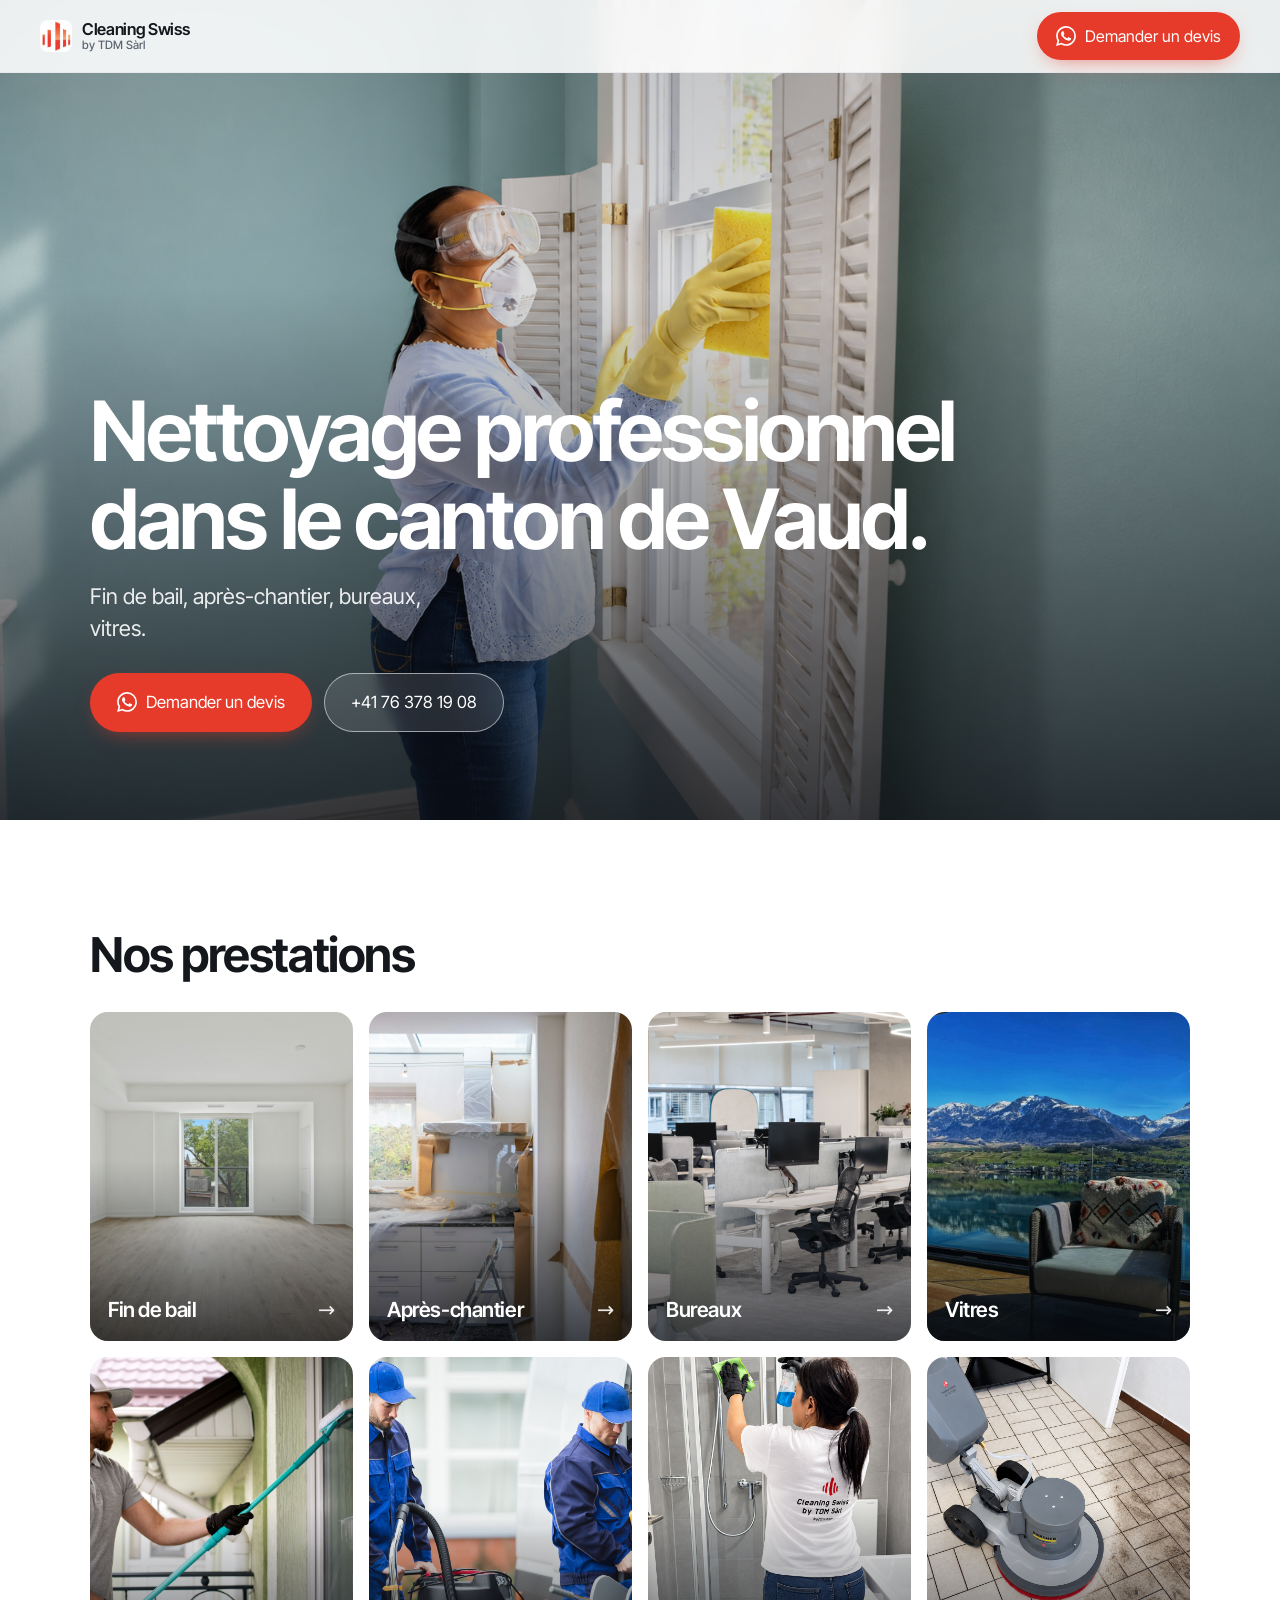
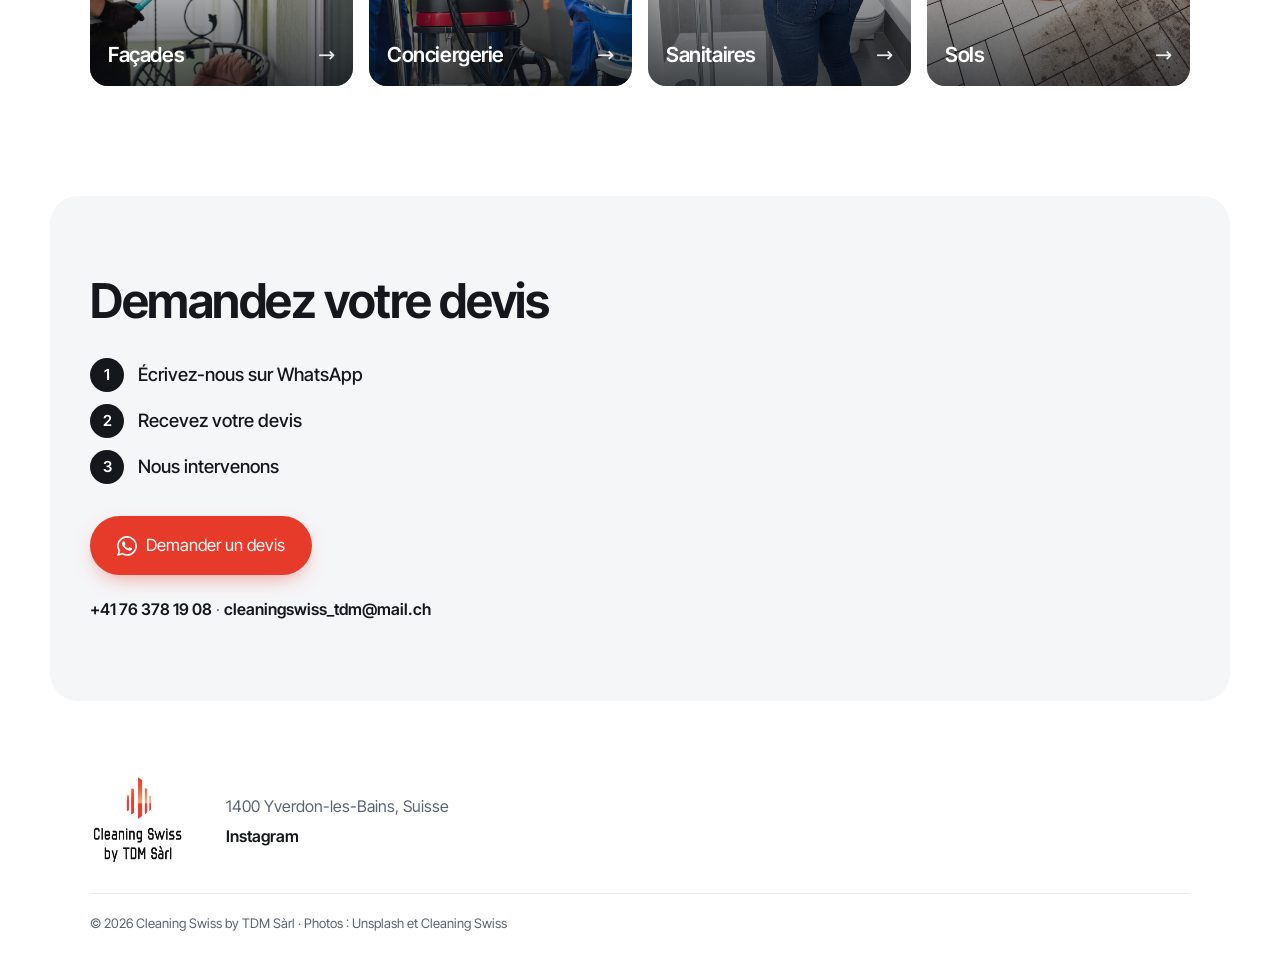
<file: index.html>
<!doctype html>
<html lang="fr-CH">
<head>
<meta charset="utf-8">
<meta name="viewport" content="width=device-width, initial-scale=1">
<title>Nettoyage fin de bail, chantier et bureaux à Yverdon-les-Bains | Cleaning Swiss by TDM</title>
<meta name="description" content="Cleaning Swiss by TDM Sàrl, à Yverdon-les-Bains : nettoyage de fin de bail, d'après-chantier, de bureaux et de vitres. Devis par WhatsApp.">
<link rel="canonical" href="https://www.cleaningswissbytdm.ch/">
<meta name="theme-color" content="#ffffff">
<meta property="og:type" content="website">
<meta property="og:locale" content="fr_CH">
<meta property="og:site_name" content="Cleaning Swiss by TDM Sàrl">
<meta property="og:title" content="Nettoyage fin de bail, chantier et bureaux à Yverdon-les-Bains">
<meta property="og:description" content="Demandez votre devis par WhatsApp : fin de bail, après-chantier, bureaux, vitres, façades, conciergerie.">
<meta property="og:url" content="https://www.cleaningswissbytdm.ch/">
<meta property="og:image" content="https://www.cleaningswissbytdm.ch/og.jpg">
<meta property="og:image:width" content="1200">
<meta property="og:image:height" content="630">
<meta name="twitter:card" content="summary_large_image">
<link rel="icon" href="favicon.png" type="image/png">
<link rel="apple-touch-icon" href="apple-touch-icon.png">
<link rel="preload" href="inter-tight-latin.woff2" as="font" type="font/woff2" crossorigin>
<link rel="preload" as="image" href="hero.jpg" fetchpriority="high">
<link rel="stylesheet" href="style.css">
<script type="application/ld+json">
{
  "@context": "https://schema.org",
  "@type": "CleaningService",
  "name": "Cleaning Swiss by TDM Sàrl",
  "url": "https://www.cleaningswissbytdm.ch/",
  "image": "https://www.cleaningswissbytdm.ch/og.jpg",
  "logo": "https://www.cleaningswissbytdm.ch/logo.png",
  "telephone": "+41763781908",
  "email": "cleaningswiss_tdm@mail.ch",
  "address": {
    "@type": "PostalAddress",
    "postalCode": "1400",
    "addressLocality": "Yverdon-les-Bains",
    "addressCountry": "CH"
  },
  "sameAs": [
    "https://www.instagram.com/cleaningswissbytdm.ch",
    "https://www.instagram.com/cleaningswissbytdm.ch"
  ]
}
</script>
</head>
<body>
<a class="skip" href="#services">Aller aux prestations</a>

<svg width="0" height="0" style="position:absolute" aria-hidden="true" focusable="false">
  <symbol id="wa" viewBox="0 0 24 24"><path d="M17.472 14.382c-.297-.149-1.758-.867-2.03-.967-.273-.099-.471-.148-.67.15-.197.297-.767.966-.94 1.164-.173.199-.347.223-.644.075-.297-.15-1.255-.463-2.39-1.475-.883-.788-1.48-1.761-1.653-2.059-.173-.297-.018-.458.13-.606.134-.133.298-.347.446-.52.149-.174.198-.298.298-.497.099-.198.05-.371-.025-.52-.075-.149-.669-1.612-.916-2.207-.242-.579-.487-.5-.669-.51-.173-.008-.371-.01-.57-.01-.198 0-.52.074-.792.372-.272.297-1.04 1.016-1.04 2.479 0 1.462 1.065 2.875 1.213 3.074.149.198 2.096 3.2 5.077 4.487.709.306 1.262.489 1.694.625.712.227 1.36.195 1.871.118.571-.085 1.758-.719 2.006-1.413.248-.694.248-1.289.173-1.413-.074-.124-.272-.198-.57-.347m-5.421 7.403h-.004a9.87 9.87 0 01-5.031-1.378l-.361-.214-3.741.982.998-3.648-.235-.374a9.86 9.86 0 01-1.51-5.26c.001-5.45 4.436-9.884 9.888-9.884 2.64 0 5.122 1.03 6.988 2.898a9.825 9.825 0 012.893 6.994c-.003 5.45-4.437 9.884-9.885 9.884m8.413-18.297A11.815 11.815 0 0012.05 0C5.495 0 .16 5.335.157 11.892c0 2.096.547 4.142 1.588 5.945L.057 24l6.305-1.654a11.882 11.882 0 005.683 1.448h.005c6.554 0 11.89-5.335 11.893-11.893a11.821 11.821 0 00-3.48-8.413Z"/></symbol>
</svg>

<header class="top">
  <a class="brand" href="./" aria-label="Cleaning Swiss by TDM, accueil">
    <img src="logo-mark.png" alt="" width="32" height="32">
    <span>Cleaning Swiss<small>by TDM Sàrl</small></span>
  </a>
  <a class="btn btn-red" href="https://wa.me/41763781908?text=Bonjour%2C%20je%20souhaite%20demander%20un%20devis">
    <svg class="ico" aria-hidden="true"><use href="#wa"/></svg>
    Demander un devis
  </a>
</header>

<main>
  <section class="hero">
    <img class="hero-img" src="hero.jpg" alt="Nettoyage d'une vitre par une employée" width="2000" height="1333" fetchpriority="high">
    <div class="hero-in">
      <h1>Nettoyage professionnel<br>dans le canton de Vaud.</h1>
      <p>Fin de bail, après-chantier, bureaux, vitres.</p>
      <div class="hero-cta">
        <a class="btn btn-red btn-lg" href="https://wa.me/41763781908?text=Bonjour%2C%20je%20souhaite%20demander%20un%20devis">
          <svg class="ico" aria-hidden="true"><use href="#wa"/></svg>
          Demander un devis
        </a>
        <a class="btn btn-ghost btn-lg" href="tel:+41763781908">+41 76 378 19 08</a>
      </div>
    </div>
  </section>

  <section class="services" id="services" aria-labelledby="t-serv">
    <h2 id="t-serv">Nos prestations</h2>
    <ul class="tiles">
      <li><a class="tile" href="https://wa.me/41763781908?text=Bonjour%2C%20je%20souhaite%20demander%20un%20devis%20pour%20un%20nettoyage%20de%20fin%20de%20bail">
        <img src="fin-de-bail.jpg" alt="Appartement vide et lumineux, prêt pour la remise des clés" width="1200" height="800" loading="lazy">
        <span class="tile-name">Fin de bail</span></a></li>
      <li><a class="tile" href="https://wa.me/41763781908?text=Bonjour%2C%20je%20souhaite%20demander%20un%20devis%20pour%20un%20nettoyage%20apr%C3%A8s-chantier">
        <img src="apres-chantier.jpg" alt="Cuisine d'une maison en cours de rénovation" width="1200" height="800" loading="lazy">
        <span class="tile-name">Après-chantier</span></a></li>
      <li><a class="tile" href="https://wa.me/41763781908?text=Bonjour%2C%20je%20souhaite%20demander%20un%20devis%20pour%20le%20nettoyage%20de%20bureaux">
        <img src="bureaux.jpg" alt="Bureaux ouverts propres et lumineux" width="1200" height="645" loading="lazy">
        <span class="tile-name">Bureaux</span></a></li>
      <li><a class="tile" href="https://wa.me/41763781908?text=Bonjour%2C%20je%20souhaite%20demander%20un%20devis%20pour%20le%20nettoyage%20de%20vitres">
        <img src="vitres.jpg" alt="Grande baie vitrée propre avec vue sur les montagnes" width="1200" height="901" loading="lazy">
        <span class="tile-name">Vitres</span></a></li>
      <li><a class="tile" href="https://wa.me/41763781908?text=Bonjour%2C%20je%20souhaite%20demander%20un%20devis%20pour%20le%20nettoyage%20de%20fa%C3%A7ade">
        <img src="facades.jpg" alt="Nettoyage d'une façade vitrée" width="1200" height="800" loading="lazy">
        <span class="tile-name">Façades</span></a></li>
      <li><a class="tile" href="https://wa.me/41763781908?text=Bonjour%2C%20je%20souhaite%20demander%20un%20devis%20pour%20la%20conciergerie">
        <img src="conciergerie.jpg" alt="Deux employés avec aspirateur et chariot de nettoyage" width="1200" height="1200" loading="lazy">
        <span class="tile-name">Conciergerie</span></a></li>
      <li><a class="tile" href="https://wa.me/41763781908?text=Bonjour%2C%20je%20souhaite%20demander%20un%20devis%20pour%20le%20nettoyage%20de%20sanitaires">
        <img src="sanitaires.jpg" alt="Nettoyage d'une cabine de douche" width="1200" height="1200" loading="lazy">
        <span class="tile-name">Sanitaires</span></a></li>
      <li><a class="tile" href="https://wa.me/41763781908?text=Bonjour%2C%20je%20souhaite%20demander%20un%20devis%20pour%20le%20nettoyage%20de%20sols">
        <img src="sols.jpg" alt="Autolaveuse sur un sol carrelé" width="1200" height="1200" loading="lazy">
        <span class="tile-name">Sols</span></a></li>
    </ul>
  </section>

  <section class="contact" id="devis" aria-labelledby="t-devis">
    <h2 id="t-devis">Demandez votre devis</h2>
    <ol class="steps">
      <li>Écrivez-nous sur WhatsApp</li>
      <li>Recevez votre devis</li>
      <li>Nous intervenons</li>
    </ol>
    <a class="btn btn-red btn-lg" href="https://wa.me/41763781908?text=Bonjour%2C%20je%20souhaite%20demander%20un%20devis">
      <svg class="ico" aria-hidden="true"><use href="#wa"/></svg>
      Demander un devis
    </a>
    <p class="alt"><a href="tel:+41763781908">+41 76 378 19 08</a> <span aria-hidden="true">·</span> <a href="mailto:cleaningswiss_tdm@mail.ch">cleaningswiss_tdm@mail.ch</a></p>
  </section>
</main>

<footer class="foot">
  <img src="logo.png" alt="Cleaning Swiss by TDM Sàrl" width="120" height="120" loading="lazy">
  <div>
    <p>1400 Yverdon-les-Bains, Suisse</p>
    <p class="social"><a href="https://www.instagram.com/cleaningswissbytdm.ch/" rel="noopener">Instagram</a></p>
  </div>
  <p class="small">© 2026 Cleaning Swiss by TDM Sàrl · Photos : Unsplash et Cleaning Swiss</p>
</footer>


<script src="main.js" defer></script>
</body>
</html>
</file>
<file: style.css>
@font-face{font-family:"Inter Tight";font-style:normal;font-weight:100 900;font-display:swap;src:url("inter-tight-latin.woff2") format("woff2");unicode-range:U+0000-00FF,U+0131,U+0152-0153,U+02BB-02BC,U+02C6,U+02DA,U+02DC,U+2000-206F,U+20AC,U+2122,U+2191,U+2193,U+2212,U+2215,U+FEFF,U+FFFD}
:root{--red:#e63b2a;--red-d:#c82e1f;--ink:#14171c;--mut:#5b6470;--line:#e7e9ed;--bg:#fff;--soft:#f5f6f8;--r:18px;--max:1180px}
*,*::before,*::after{box-sizing:border-box}
html{scroll-behavior:smooth;-webkit-text-size-adjust:100%}
body{margin:0;font-family:"Inter Tight",system-ui,-apple-system,"Segoe UI",Roboto,sans-serif;color:var(--ink);background:var(--bg);line-height:1.5;-webkit-font-smoothing:antialiased}
img{display:block;max-width:100%;height:auto}
a{color:inherit}
h1,h2{margin:0;letter-spacing:-.03em;line-height:1.05}
.skip{position:absolute;left:-999px;top:8px;background:var(--ink);color:#fff;padding:10px 14px;border-radius:8px;z-index:100}
.skip:focus{left:8px}
.ico{width:20px;height:20px;fill:currentColor;flex:none}

/* header */
.top{position:fixed;inset:0 0 auto 0;z-index:50;display:flex;align-items:center;justify-content:space-between;gap:12px;padding:12px clamp(16px,4vw,40px);background:rgba(255,255,255,.88);backdrop-filter:saturate(1.4) blur(14px);-webkit-backdrop-filter:saturate(1.4) blur(14px);border-bottom:1px solid var(--line)}
.brand{display:flex;align-items:center;gap:10px;text-decoration:none;font-weight:600;letter-spacing:-.02em;line-height:1.1}
.brand img{width:32px;height:32px;border-radius:8px}
.brand span{display:flex;flex-direction:column;font-size:1.02rem}
.brand small{font-size:.72rem;font-weight:500;color:var(--mut);letter-spacing:0}

/* buttons */
.btn{display:inline-flex;align-items:center;justify-content:center;gap:9px;padding:11px 18px;border-radius:999px;font:600 .95rem/1 inherit;font-family:inherit;text-decoration:none;border:1.5px solid transparent;cursor:pointer;transition:transform .15s,background .15s,box-shadow .15s}
.btn:hover{transform:translateY(-1px)}
.btn:focus-visible,.tile:focus-visible,a:focus-visible{outline:3px solid #ffb4ab;outline-offset:3px}
.btn-red{background:var(--red);color:#fff;box-shadow:0 8px 22px -10px rgba(230,59,42,.7)}
.btn-red:hover{background:var(--red-d)}
.btn-ghost{background:rgba(255,255,255,.12);color:#fff;border-color:rgba(255,255,255,.55);backdrop-filter:blur(6px)}
.btn-ghost:hover{background:rgba(255,255,255,.22)}
.btn-lg{padding:16px 26px;font-size:1.05rem}

/* hero */
.hero{position:relative;min-height:min(92svh,820px);display:flex;align-items:flex-end;color:#fff;overflow:hidden;background:#1b2330}
.hero-img{position:absolute;inset:0;width:100%;height:100%;object-fit:cover}
.hero::after{content:"";position:absolute;inset:0;background:linear-gradient(180deg,rgba(10,14,20,.25) 0%,rgba(10,14,20,.15) 35%,rgba(10,14,20,.78) 100%)}
.hero-in{position:relative;z-index:1;width:100%;max-width:var(--max);margin:0 auto;padding:120px clamp(16px,4vw,40px) clamp(40px,8vw,88px)}
.hero h1{font-size:clamp(2.4rem,7.2vw,5.2rem);font-weight:650}
.hero p{margin:18px 0 28px;font-size:clamp(1.05rem,2.2vw,1.35rem);color:rgba(255,255,255,.9);max-width:30ch}
.hero-cta{display:flex;flex-wrap:wrap;gap:12px}

/* services */
.services{max-width:var(--max);margin:0 auto;padding:clamp(56px,9vw,110px) clamp(16px,4vw,40px)}
.services h2,.contact h2{font-size:clamp(1.9rem,4.6vw,3rem);font-weight:650;margin-bottom:32px}
.tiles{list-style:none;margin:0;padding:0;display:grid;grid-template-columns:repeat(auto-fill,minmax(250px,1fr));gap:16px}
.tile{position:relative;display:block;aspect-ratio:4/5;border-radius:var(--r);overflow:hidden;background:var(--soft);text-decoration:none;color:#fff;isolation:isolate}
.tile img{position:absolute;inset:0;width:100%;height:100%;object-fit:cover;transition:transform .5s cubic-bezier(.2,.7,.2,1)}
.tile::after{content:"";position:absolute;inset:0;z-index:1;background:linear-gradient(180deg,transparent 45%,rgba(10,14,20,.72))}
.tile:hover img{transform:scale(1.05)}
.tile-name{position:absolute;left:18px;right:18px;bottom:16px;z-index:2;font-size:1.3rem;font-weight:600;letter-spacing:-.02em;display:flex;justify-content:space-between;align-items:center}
.tile-name::after{content:"\2192";font-weight:500;opacity:.9;transition:transform .2s}
.tile:hover .tile-name::after{transform:translateX(4px)}

/* contact */
.contact{display:flex;flex-direction:column;align-items:flex-start;max-width:var(--max);margin:0 auto 24px;padding:clamp(40px,7vw,80px) clamp(16px,4vw,40px);background:var(--soft);border-radius:28px;width:calc(100% - clamp(32px,8vw,80px))}
.steps{list-style:none;margin:0 0 32px;padding:0;display:grid;gap:12px;counter-reset:s}
.steps li{counter-increment:s;display:flex;align-items:center;gap:14px;font-size:1.15rem;font-weight:500}
.steps li::before{content:counter(s);display:grid;place-items:center;width:34px;height:34px;border-radius:50%;background:var(--ink);color:#fff;font-size:.95rem;font-weight:600}
.alt{margin:22px 0 0;color:var(--mut)}
.alt a{text-decoration:none;font-weight:600;color:var(--ink)}
.alt a:hover{color:var(--red)}

/* footer */
.foot{max-width:var(--max);margin:0 auto;padding:48px clamp(16px,4vw,40px) 40px;display:flex;flex-wrap:wrap;align-items:center;gap:24px 40px;color:var(--mut)}
.foot img{width:96px;height:96px;border-radius:20px}
.foot p{margin:0}
.social{display:flex;gap:18px;margin-top:6px!important}
.social a{font-weight:600;color:var(--ink);text-decoration:none}
.social a:hover{color:var(--red)}
.small{flex-basis:100%;font-size:.82rem;border-top:1px solid var(--line);padding-top:20px}

@media(max-width:719px){.tiles{grid-template-columns:repeat(2,1fr);gap:10px}.tile{aspect-ratio:1/1;border-radius:14px}.tile-name{left:12px;right:12px;bottom:12px;font-size:1rem}}
@media(max-width:520px){.top .btn{padding:10px 14px;font-size:.88rem}.brand small{display:none}.hero-cta .btn{width:100%}}
@media(prefers-reduced-motion:reduce){*{transition:none!important;scroll-behavior:auto!important}}
</file>
